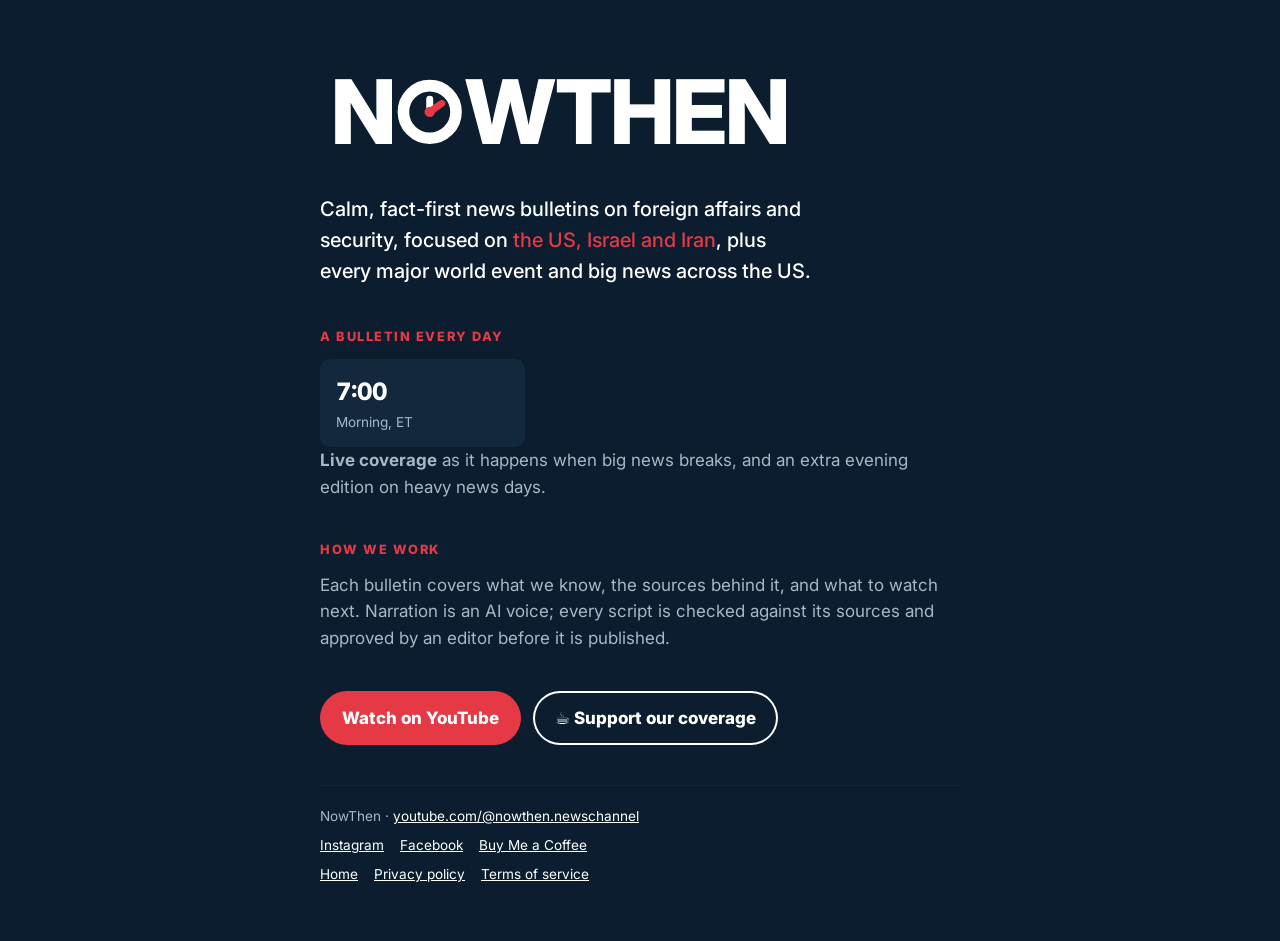
<file: index.html>
<!doctype html>
<html lang="en">
<head>
<meta charset="utf-8">
<meta name="viewport" content="width=device-width, initial-scale=1">
<title>NowThen News</title>
<meta name="description" content="NowThen: scheduled news bulletins on foreign affairs and security, focused on the US, Israel and Iran, plus every major world event and big news across the US.">
<link rel="stylesheet" href="https://fonts.googleapis.com/css2?family=Inter:wght@400;500;800&display=swap">
<link rel="stylesheet" href="/style.css">
</head>
<body>
<main>
  <h1>NowThen</h1>
  <svg class="mark" viewBox="100 80 1400 240" role="img" aria-label="NowThen">
    <text x="131" y="290" font-family="Inter, system-ui, sans-serif" font-weight="800" font-size="260" fill="#fff" letter-spacing="-5.2">N</text>
    <circle cx="420" cy="196.4" r="76.7" fill="none" stroke="#fff" stroke-width="33.8"/>
    <line x1="420" y1="196.4" x2="420" y2="159.3" stroke="#fff" stroke-width="20.3" stroke-linecap="round"/>
    <line x1="420" y1="196.4" x2="455.1" y2="171.4" stroke="#e63946" stroke-width="20.3" stroke-linecap="round"/>
    <circle cx="420" cy="196.4" r="15.2" fill="#e63946"/>
    <text x="524" y="290" font-family="Inter, system-ui, sans-serif" font-weight="800" font-size="260" fill="#fff" letter-spacing="-5.2">WTHEN</text>
  </svg>

  <p class="lead">Calm, fact-first news bulletins on foreign affairs and security, focused on <em>the US, Israel and Iran</em>, plus every major world event and big news across the US.</p>

  <section>
    <h2>A bulletin every day</h2>
    <ul class="times">
      <li><b>7:00</b><span>Morning, ET</span></li>
    </ul>
    <p><b>Live coverage</b> as it happens when big news breaks, and an extra evening edition on heavy news days.</p>
  </section>

  <section>
    <h2>How we work</h2>
    <p>Each bulletin covers what we know, the sources behind it, and what to watch next. Narration is an AI voice; every script is checked against its sources and approved by an editor before it is published.</p>
  </section>

  <div class="ctas">
    <a class="cta" href="https://www.youtube.com/@nowthen.newschannel">Watch on YouTube</a>
    <a class="cta alt" href="https://buymeacoffee.com/nowthen" rel="noopener">☕ Support our coverage</a>
  </div>

  <footer>NowThen · <a href="https://www.youtube.com/@nowthen.newschannel">youtube.com/@nowthen.newschannel</a>
    <nav aria-label="Follow NowThen"><a href="https://www.instagram.com/nowthen.news/" rel="noopener">Instagram</a><a href="https://www.facebook.com/profile.php?id=61596746647338" rel="noopener">Facebook</a><a href="https://buymeacoffee.com/nowthen" rel="noopener">Buy Me a Coffee</a></nav>
    <nav><a href="/">Home</a><a href="/privacy.html">Privacy policy</a><a href="/terms.html">Terms of service</a></nav>
  </footer>
</main>
</body>
</html>
</file>
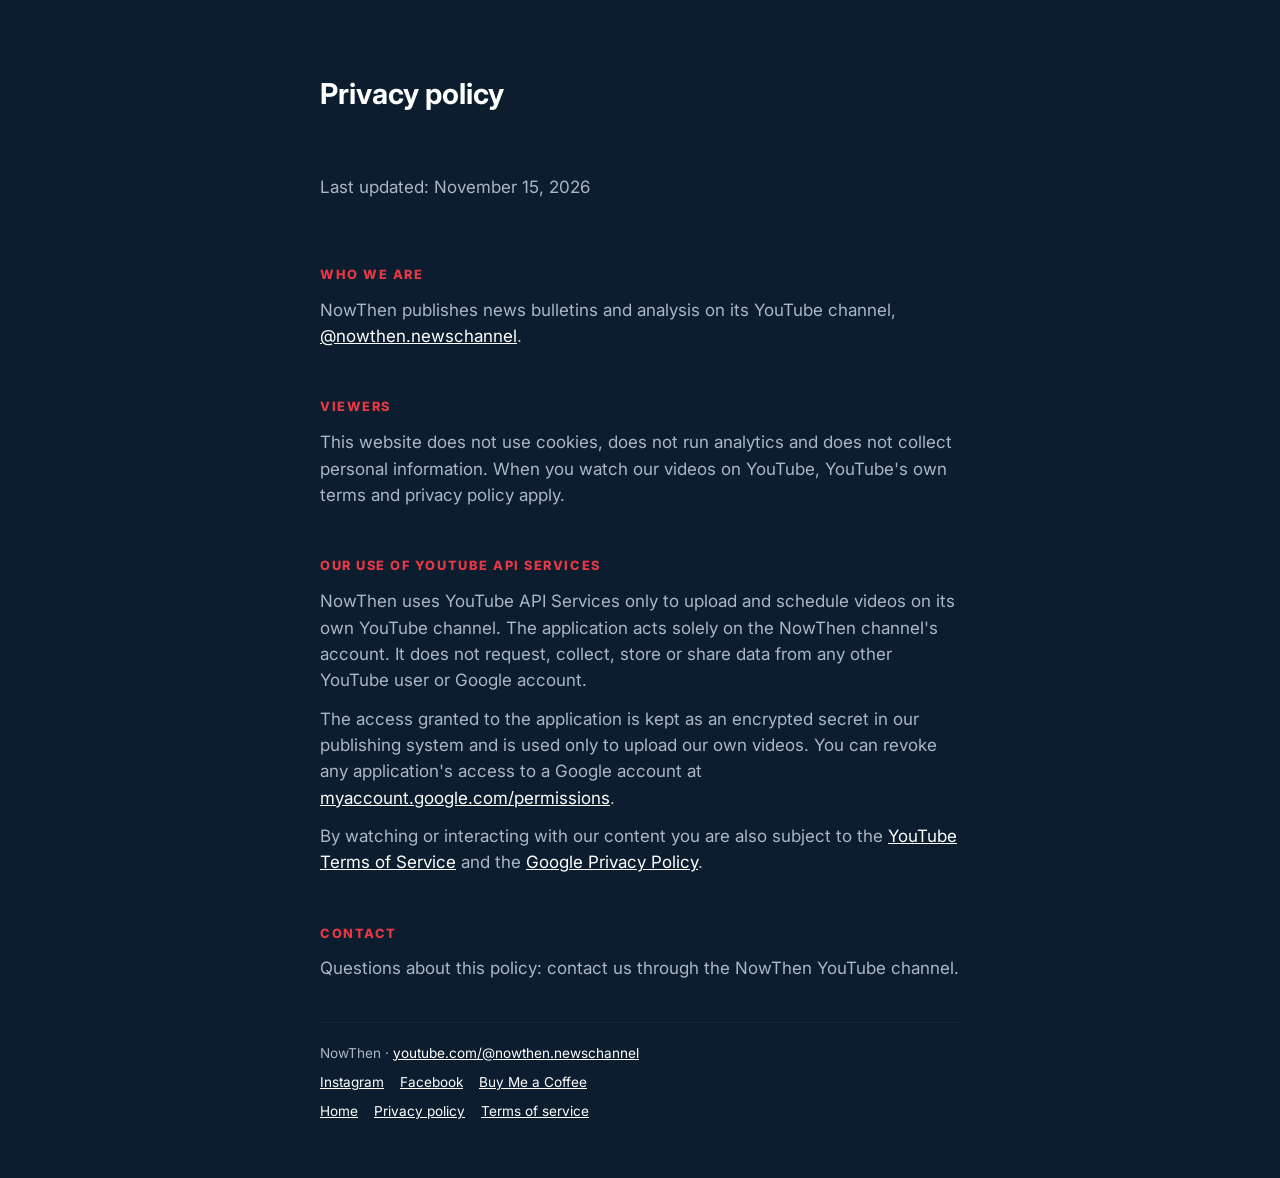
<file: privacy.html>
<!doctype html>
<html lang="en">
<head>
<meta charset="utf-8">
<meta name="viewport" content="width=device-width, initial-scale=1">
<title>Privacy policy · NowThen</title>
<meta name="description" content="How NowThen handles data, including its use of YouTube API Services.">
<link rel="stylesheet" href="https://fonts.googleapis.com/css2?family=Inter:wght@400;500;800&display=swap">
<link rel="stylesheet" href="/style.css">
</head>
<body>
<main class="doc">
  <h1>Privacy policy</h1>
  <p>Last updated: November 15, 2026</p>
  <section>
    <h2>Who we are</h2>
    <p>NowThen publishes news bulletins and analysis on its YouTube channel, <a href="https://www.youtube.com/@nowthen.newschannel">@nowthen.newschannel</a>.</p>
  </section>
  <section>
    <h2>Viewers</h2>
    <p>This website does not use cookies, does not run analytics and does not collect personal information. When you watch our videos on YouTube, YouTube's own terms and privacy policy apply.</p>
  </section>
  <section>
    <h2>Our use of YouTube API Services</h2>
    <p>NowThen uses YouTube API Services only to upload and schedule videos on its own YouTube channel. The application acts solely on the NowThen channel's account. It does not request, collect, store or share data from any other YouTube user or Google account.</p>
    <p>The access granted to the application is kept as an encrypted secret in our publishing system and is used only to upload our own videos. You can revoke any application's access to a Google account at <a href="https://myaccount.google.com/permissions">myaccount.google.com/permissions</a>.</p>
    <p>By watching or interacting with our content you are also subject to the <a href="https://www.youtube.com/t/terms">YouTube Terms of Service</a> and the <a href="https://policies.google.com/privacy">Google Privacy Policy</a>.</p>
  </section>
  <section>
    <h2>Contact</h2>
    <p>Questions about this policy: contact us through the NowThen YouTube channel.</p>
  </section>
  <footer>NowThen · <a href="https://www.youtube.com/@nowthen.newschannel">youtube.com/@nowthen.newschannel</a>
    <nav aria-label="Follow NowThen"><a href="https://www.instagram.com/nowthen.news/" rel="noopener">Instagram</a><a href="https://www.facebook.com/profile.php?id=61596746647338" rel="noopener">Facebook</a><a href="https://buymeacoffee.com/nowthen" rel="noopener">Buy Me a Coffee</a></nav>
    <nav><a href="/">Home</a><a href="/privacy.html">Privacy policy</a><a href="/terms.html">Terms of service</a></nav>
  </footer>
</main>
</body>
</html>
</file>
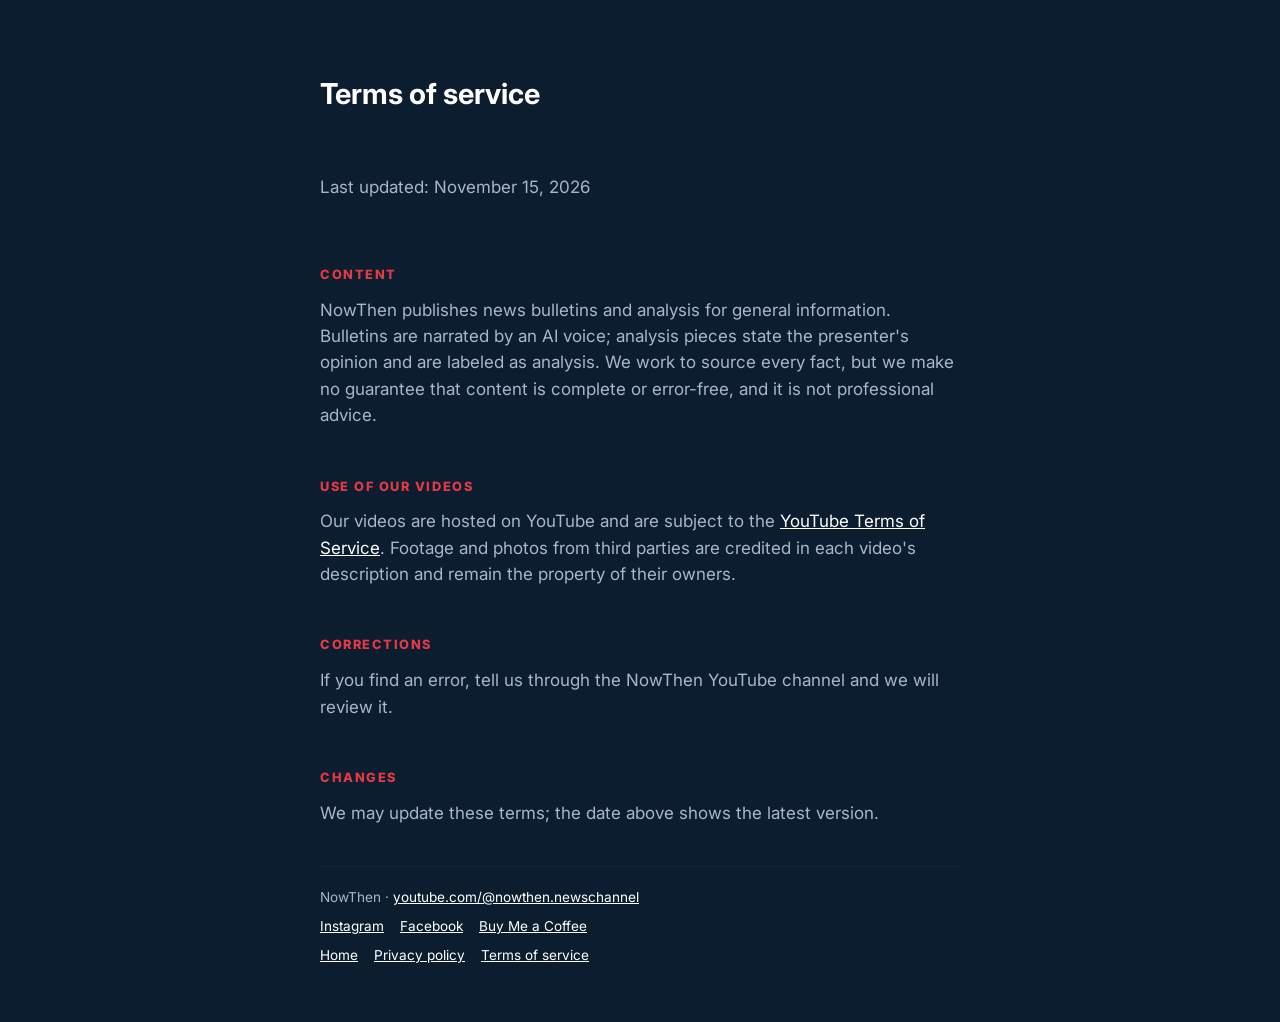
<file: terms.html>
<!doctype html>
<html lang="en">
<head>
<meta charset="utf-8">
<meta name="viewport" content="width=device-width, initial-scale=1">
<title>Terms of service · NowThen</title>
<meta name="description" content="Terms of service for NowThen News.">
<link rel="stylesheet" href="https://fonts.googleapis.com/css2?family=Inter:wght@400;500;800&display=swap">
<link rel="stylesheet" href="/style.css">
</head>
<body>
<main class="doc">
  <h1>Terms of service</h1>
  <p>Last updated: November 15, 2026</p>
  <section>
    <h2>Content</h2>
    <p>NowThen publishes news bulletins and analysis for general information. Bulletins are narrated by an AI voice; analysis pieces state the presenter's opinion and are labeled as analysis. We work to source every fact, but we make no guarantee that content is complete or error-free, and it is not professional advice.</p>
  </section>
  <section>
    <h2>Use of our videos</h2>
    <p>Our videos are hosted on YouTube and are subject to the <a href="https://www.youtube.com/t/terms">YouTube Terms of Service</a>. Footage and photos from third parties are credited in each video's description and remain the property of their owners.</p>
  </section>
  <section>
    <h2>Corrections</h2>
    <p>If you find an error, tell us through the NowThen YouTube channel and we will review it.</p>
  </section>
  <section>
    <h2>Changes</h2>
    <p>We may update these terms; the date above shows the latest version.</p>
  </section>
  <footer>NowThen · <a href="https://www.youtube.com/@nowthen.newschannel">youtube.com/@nowthen.newschannel</a>
    <nav aria-label="Follow NowThen"><a href="https://www.instagram.com/nowthen.news/" rel="noopener">Instagram</a><a href="https://www.facebook.com/profile.php?id=61596746647338" rel="noopener">Facebook</a><a href="https://buymeacoffee.com/nowthen" rel="noopener">Buy Me a Coffee</a></nav>
    <nav><a href="/">Home</a><a href="/privacy.html">Privacy policy</a><a href="/terms.html">Terms of service</a></nav>
  </footer>
</main>
</body>
</html>
</file>
<file: style.css>
/* Layout: one centered column on the channel's navy, wordmark first, then schedule and links. Brand look is single-theme by design. */
  :root {
    --navy: #0b1d2e; --navy-2: #12283d; --amber: #e63946; --white: #ffffff; --muted: #a9b7c6;
    --font: "Inter", system-ui, -apple-system, "Segoe UI", sans-serif;
    color-scheme: dark;
  }
  html, body { background: var(--navy); color: var(--white); }
  body { font-family: var(--font); font-size: 17px; line-height: 1.55; padding-left: max(16px, env(safe-area-inset-left, 0px)); padding-right: max(16px, env(safe-area-inset-right, 0px)); }
  main { max-width: 640px; margin: 0 auto; padding-block: 64px 48px; display: grid; gap: 40px; }
  .mark { width: 100%; max-width: 480px; height: auto; }
  h1 { position: absolute; width: 1px; height: 1px; overflow: hidden; clip: rect(0 0 0 0); }
  .lead { font-size: 1.25rem; font-weight: 500; text-wrap: balance; margin: 0; }
  .lead em { color: var(--amber); font-style: normal; }
  h2 { font-size: .8rem; font-weight: 800; letter-spacing: .12em; text-transform: uppercase; color: var(--amber); margin: 0 0 12px; }
  section p { margin: 0; color: var(--muted); max-width: 62ch; }
  .times { list-style: none; margin: 0; padding: 0; display: grid; grid-template-columns: repeat(3, 1fr); gap: 12px; }
  .times li { background: var(--navy-2); border-radius: 10px; padding: 14px 16px; display: grid; gap: 2px; }
  .times b { font-size: 1.5rem; font-weight: 800; font-variant-numeric: tabular-nums; }
  .times span { font-size: .85rem; color: var(--muted); }
  .cta { display: inline-flex; align-items: center; gap: 10px; background: var(--amber); color: var(--white); font-weight: 800; text-decoration: none; padding: 14px 22px; border-radius: 999px; justify-self: start; }
  .cta:hover { background: #ec5a66; }
  .ctas { display: flex; flex-wrap: wrap; gap: 12px; }
  .cta.alt { background: transparent; box-shadow: inset 0 0 0 2px var(--white); }
  .cta.alt:hover { background: var(--navy-2); }
  .cta:focus-visible, a:focus-visible { outline: 3px solid var(--white); outline-offset: 3px; }
  footer { border-top: 1px solid var(--navy-2); padding-top: 20px; font-size: .85rem; color: var(--muted); }
  @media (max-width: 460px) { .times { grid-template-columns: 1fr; } main { padding-block: 40px 32px; } }

  footer a, .doc a { color: var(--white); }
  footer nav { display: flex; gap: 16px; margin-top: 8px; flex-wrap: wrap; }
  .doc h1 { position: static; width: auto; height: auto; overflow: visible; clip: auto; font-size: 1.8rem; margin: 0; }
  .doc h2 { margin-top: 8px; }
  .doc p, .doc li { color: var(--muted); }
  .doc section p + p { margin-top: 12px; }
</file>
